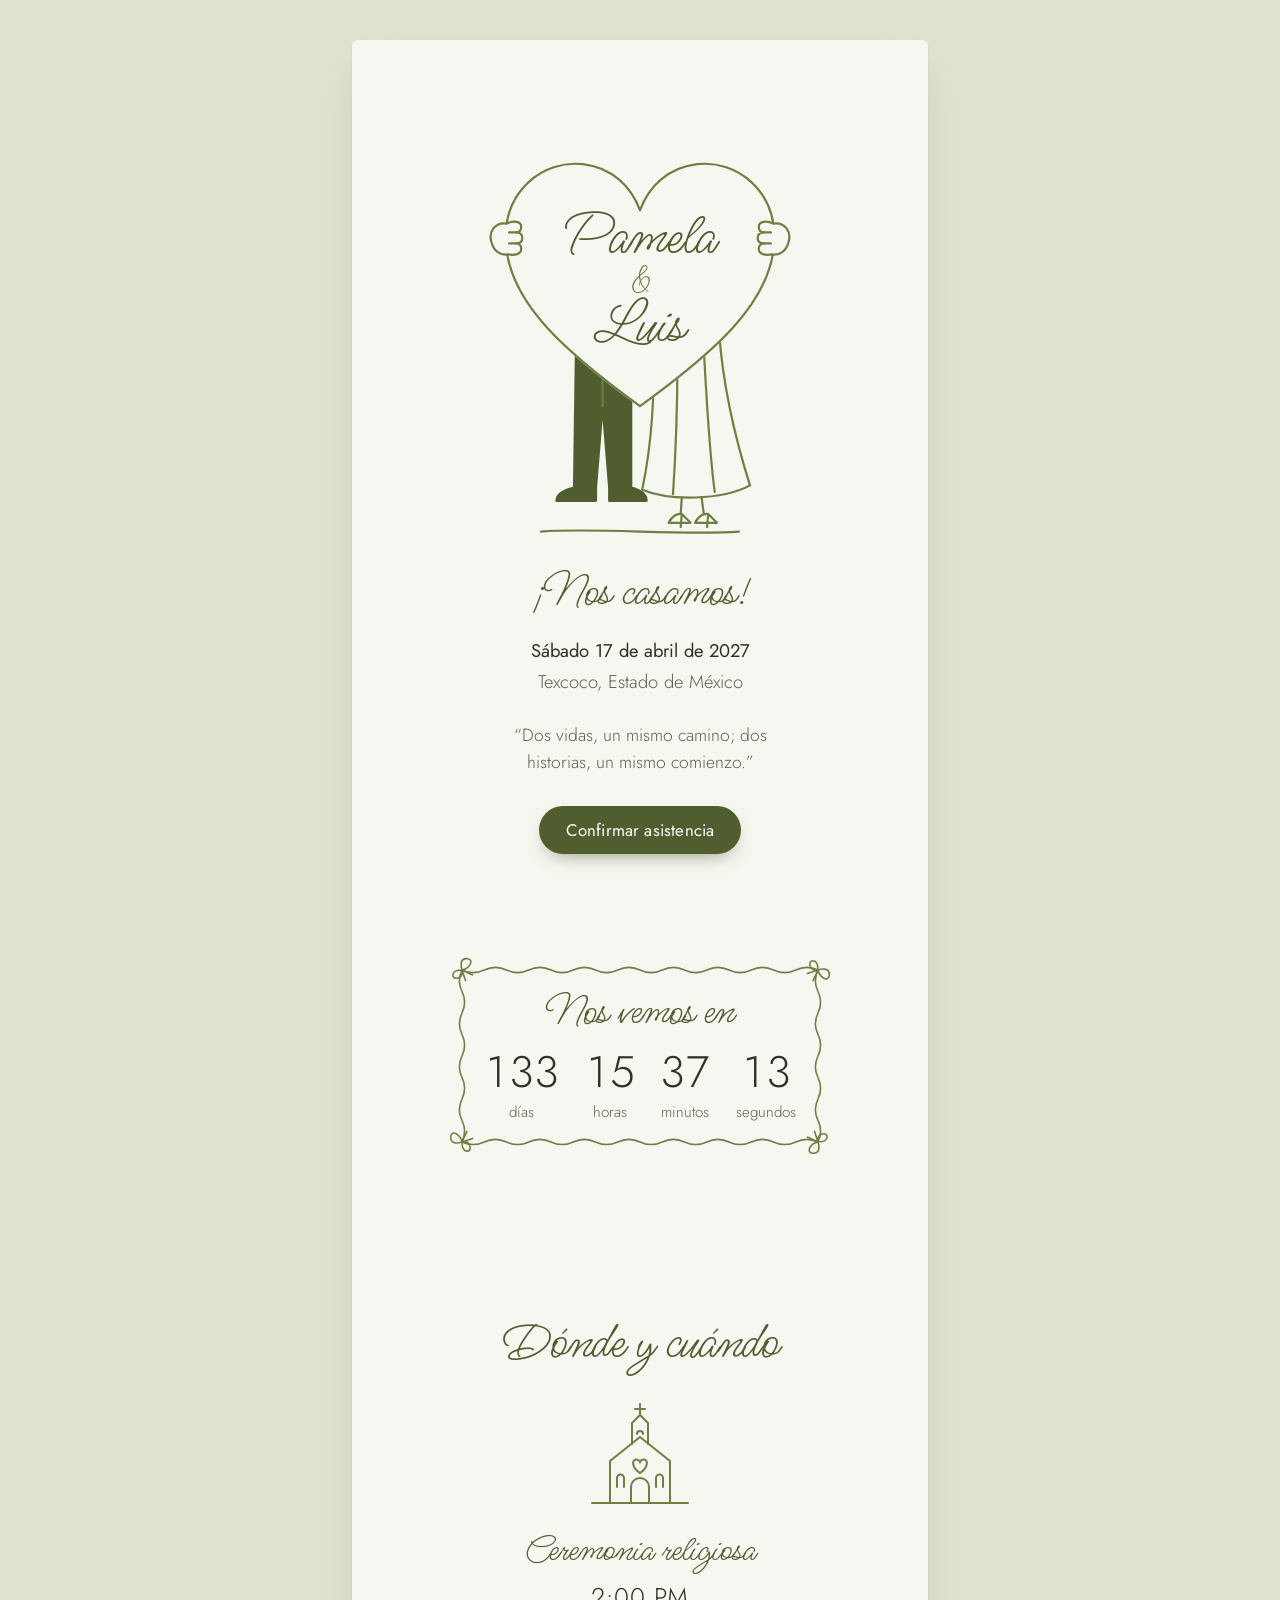
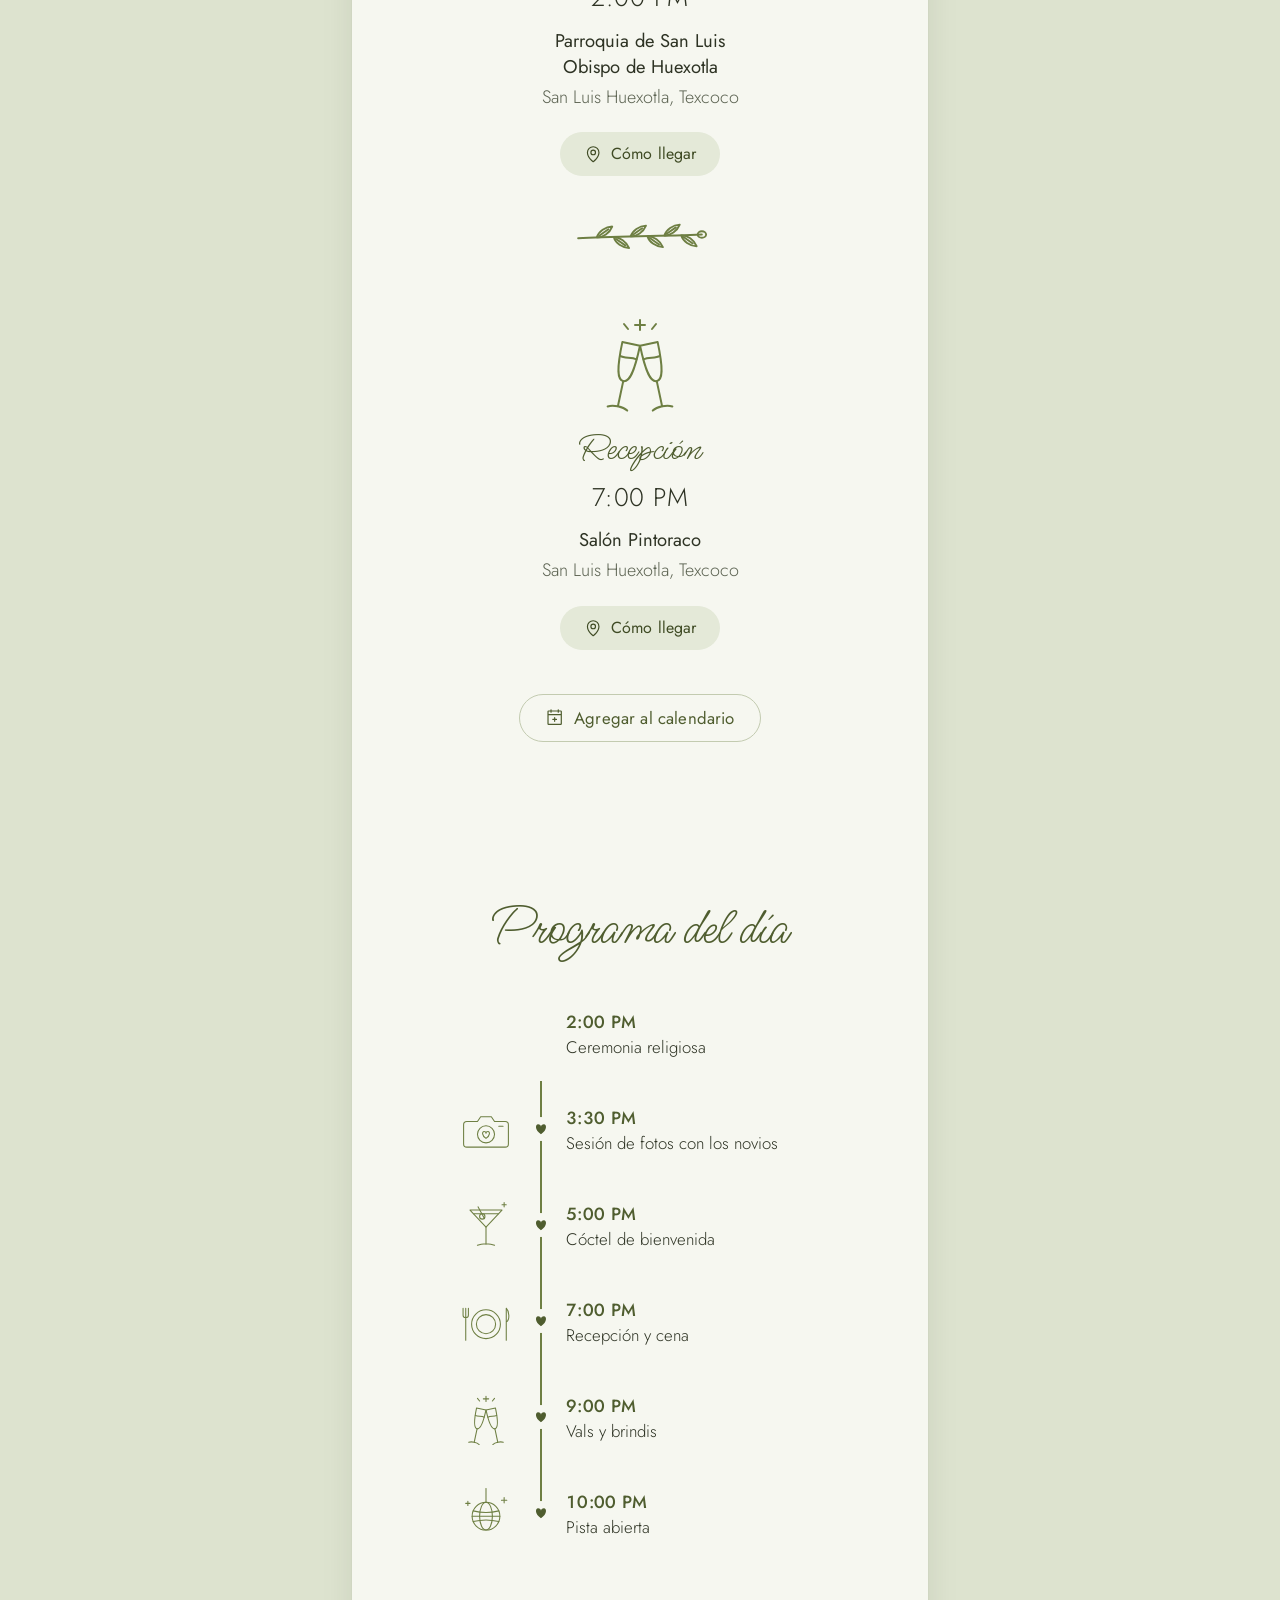
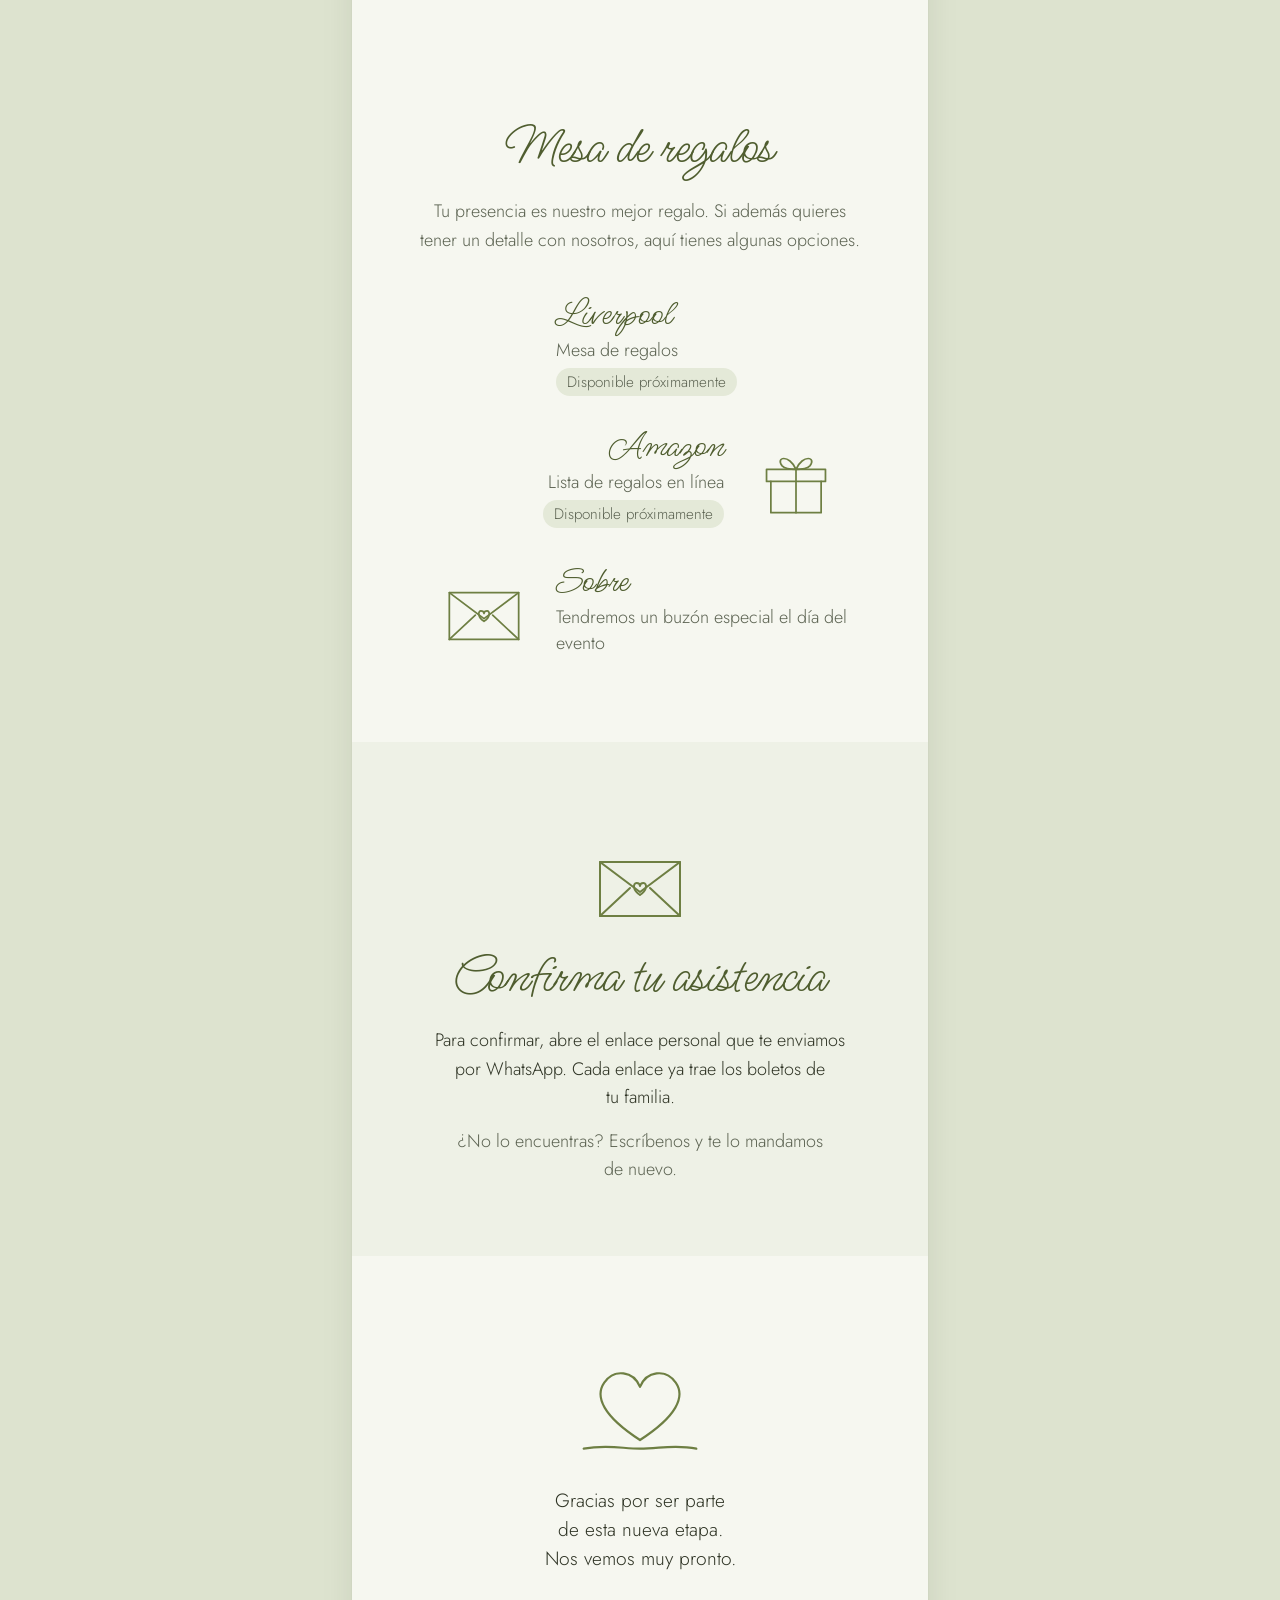
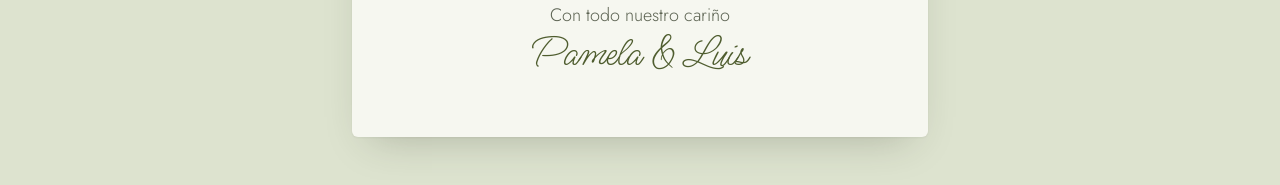
<file: index.html>
<!doctype html>
<html lang="es-MX">
<head>
  <meta charset="utf-8">
  <meta name="viewport" content="width=device-width, initial-scale=1, viewport-fit=cover">
  <title>Pamela &amp; Luis | 17 de abril de 2027</title>
  <meta name="description" content="Invitación a la boda de Pamela y Luis, sábado 17 de abril de 2027 en Texcoco, Estado de México. Confirma tu asistencia aquí.">
  <meta name="theme-color" content="#F6F7F0">
  <meta name="color-scheme" content="light">

  <!-- Vista previa al compartir por WhatsApp. Después de publicar, cambia
       la URL de og:image por la dirección completa de tu sitio. -->
  <meta property="og:type" content="website">
  <meta property="og:title" content="Pamela &amp; Luis">
  <meta property="og:description" content="Sábado 17 de abril de 2027, Texcoco. Abre tu invitación y confirma tu asistencia.">
  <meta property="og:image" content="assets/og-image.png">
  <meta property="og:image:width" content="1200">
  <meta property="og:image:height" content="630">
  <meta name="twitter:card" content="summary_large_image">

  <link rel="icon" href="assets/favicon.svg" type="image/svg+xml">
  <link rel="preload" href="assets/fonts/ms-madi-latin-400-normal.woff2" as="font" type="font/woff2" crossorigin>
  <link rel="preload" href="assets/fonts/jost-latin-300-normal.woff2" as="font" type="font/woff2" crossorigin>
  <script>document.documentElement.classList.add('js')</script>
  <link rel="stylesheet" href="css/base.css">
  <link rel="stylesheet" href="css/styles.css">
</head>
<body>
  <a class="skip-link" href="#confirmar">Ir a confirmar asistencia</a>

  <div class="tarjeta">
    <header class="hero" id="inicio">
      <p class="hero__to" id="destinatario" hidden>
        <span>Con cariño para</span>
        <strong id="destinatario-nombre"></strong>
      </p>

      <div class="hero__crest">
        <div class="hero__couple" id="novios"></div>
        <h1 class="names">
          <span class="names__line" data-bind="novia">Pamela</span>
          <span class="names__amp" aria-label="y">&amp;</span>
          <span class="names__line" data-bind="novio">Luis</span>
        </h1>
      </div>

      <p class="hero__headline">¡Nos casamos!</p>

      <p class="hero__when">
        <time data-bind="fechaTexto" datetime="2027-04-17T14:00-06:00">Sábado 17 de abril de 2027</time>
        <span data-bind="ciudad">Texcoco, Estado de México</span>
      </p>

      <p class="hero__quote" data-bind="frases.apertura">Dos vidas, un mismo camino; dos historias, un mismo comienzo.</p>

      <a class="btn btn--primary hero__cta" href="#confirmar">Confirmar asistencia</a>
    </header>

    <main>
      <section class="countdown" aria-labelledby="t-faltan" data-reveal>
        <div class="countdown__frame">
          <div class="countdown__border" id="marco"></div>
          <h2 id="t-faltan" class="script-title">Nos vemos en</h2>
          <div class="countdown__grid" id="cuenta" role="timer" aria-live="off">
            <div class="countdown__unit"><span class="countdown__num" data-u="d">000</span><span class="countdown__label">días</span></div>
            <div class="countdown__unit"><span class="countdown__num" data-u="h">00</span><span class="countdown__label">horas</span></div>
            <div class="countdown__unit"><span class="countdown__num" data-u="m">00</span><span class="countdown__label">minutos</span></div>
            <div class="countdown__unit"><span class="countdown__num" data-u="s">00</span><span class="countdown__label">segundos</span></div>
          </div>
          <p class="countdown__done" id="cuenta-fin" hidden></p>
        </div>
      </section>

      <section class="events" id="lugar" aria-labelledby="t-lugar">
        <h2 id="t-lugar" class="script-title">Dónde y cuándo</h2>
        <article class="event" id="ev-ceremonia"></article>
        <div class="sprig" id="ramita-eventos" aria-hidden="true"></div>
        <article class="event" id="ev-recepcion"></article>
        <button class="btn btn--ghost events__cal" type="button" id="btn-calendario"></button>
      </section>

      <section class="day" id="itinerario" aria-labelledby="t-dia">
        <h2 id="t-dia" class="script-title">Programa del día</h2>
        <ol class="timeline" id="lista-itinerario"></ol>
      </section>

      <section class="gifts" id="regalos" aria-labelledby="t-regalos">
        <h2 id="t-regalos" class="script-title">Mesa de regalos</h2>
        <p class="gifts__intro">Tu presencia es nuestro mejor regalo. Si además quieres tener un detalle con nosotros, aquí tienes algunas opciones.</p>
        <ul class="gifts__list" id="lista-regalos"></ul>
      </section>

      <section class="rsvp" id="confirmar" aria-labelledby="t-confirmar" tabindex="-1">
        <div class="rsvp__art" id="arte-sobre" aria-hidden="true"></div>
        <h2 id="t-confirmar" class="script-title">Confirma tu asistencia</h2>
        <div id="rsvp" aria-live="polite"></div>
      </section>
    </main>

    <footer class="closing">
      <div class="closing__art" id="arte-cierre" aria-hidden="true"></div>
      <p class="closing__quote" data-bind="frases.cierre">Gracias por ser parte de esta nueva etapa. Nos vemos muy pronto.</p>
      <p class="closing__sign">
        <span data-bind="frases.firma">Con todo nuestro cariño</span>
        <span class="closing__names"><span data-bind="novia">Pamela</span> &amp; <span data-bind="novio">Luis</span></span>
      </p>
    </footer>
  </div>

  <noscript>
    <p class="noscript">Para ver tu invitación completa y confirmar tu asistencia, activa JavaScript en tu navegador.</p>
  </noscript>

  <script type="module" src="js/app.js"></script>
</body>
</html>
</file>
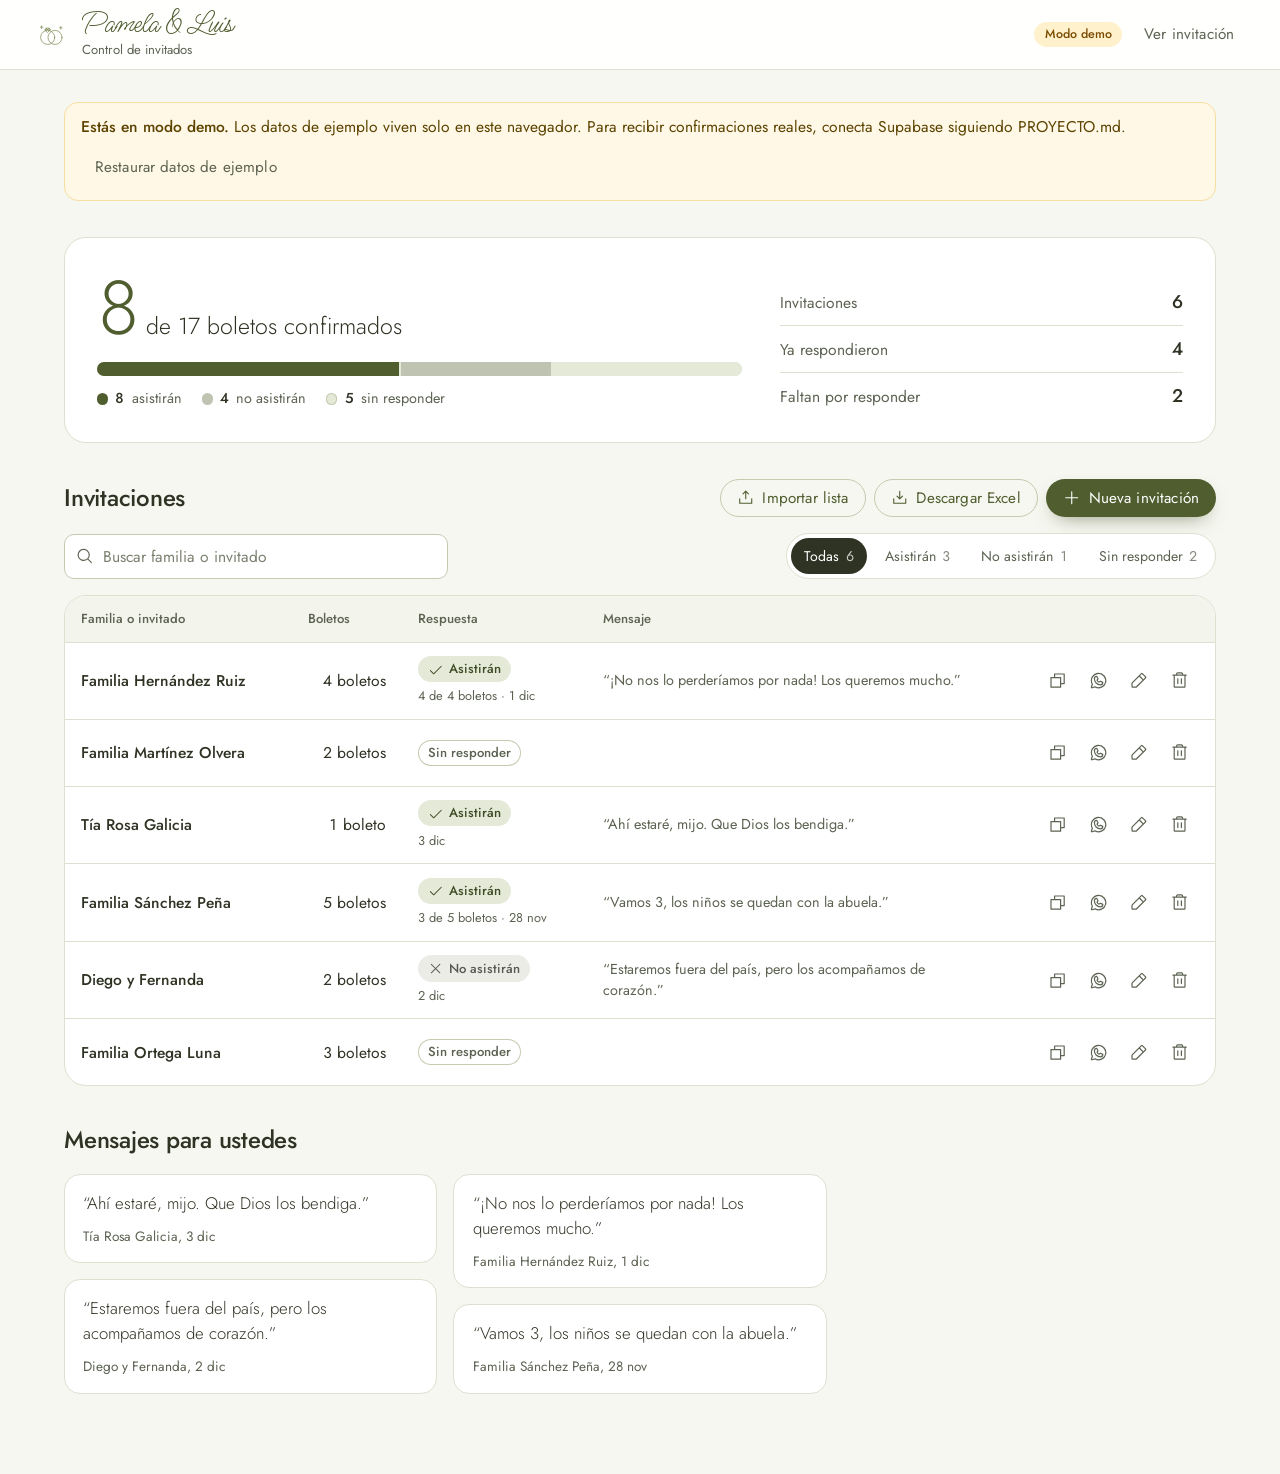
<file: admin.html>
<!doctype html>
<html lang="es-MX">
<head>
  <meta charset="utf-8">
  <meta name="viewport" content="width=device-width, initial-scale=1, viewport-fit=cover">
  <title>Control de invitados | Pamela &amp; Luis</title>
  <meta name="robots" content="noindex, nofollow">
  <meta name="theme-color" content="#FFFFFF">
  <meta name="color-scheme" content="light">
  <link rel="icon" href="assets/favicon.svg" type="image/svg+xml">
  <link rel="stylesheet" href="css/base.css">
  <link rel="stylesheet" href="css/admin.css">
</head>
<body class="admin">
  <header class="topbar">
    <div class="topbar__brand">
      <span class="topbar__mark" id="marca" aria-hidden="true"></span>
      <div>
        <p class="topbar__names">Pamela &amp; Luis</p>
        <p class="topbar__sub">Control de invitados</p>
      </div>
    </div>
    <div class="topbar__right">
      <span class="demo-badge" id="demo-badge" hidden>Modo demo</span>
      <a class="btn btn--quiet" href="./" target="_blank" rel="noopener">Ver invitación</a>
      <button class="btn btn--quiet" type="button" id="btn-salir" hidden></button>
    </div>
  </header>

  <!-- Inicio de sesión -->
  <main class="login" id="vista-login" hidden>
    <form class="login__card" id="form-login" novalidate>
      <h1>Entrar al panel</h1>
      <p class="muted">Usa el correo y la contraseña que registraste en Supabase.</p>
      <label class="fld"><span>Correo</span><input type="email" name="email" autocomplete="username" required></label>
      <label class="fld"><span>Contraseña</span><input type="password" name="password" autocomplete="current-password" required></label>
      <button class="btn btn--primary" type="submit">Entrar</button>
      <p class="form-error" id="login-error" role="alert"></p>
    </form>
  </main>

  <!-- Panel -->
  <main class="panel" id="vista-panel" hidden>
    <div class="demo-note" id="demo-note" hidden>
      <p><strong>Estás en modo demo.</strong> Los datos de ejemplo viven solo en este navegador. Para recibir confirmaciones reales, conecta Supabase siguiendo PROYECTO.md.</p>
      <button class="btn btn--quiet" type="button" id="btn-reset-demo">Restaurar datos de ejemplo</button>
    </div>

    <section class="summary" aria-labelledby="t-resumen">
      <h1 id="t-resumen" class="visually-hidden">Resumen</h1>
      <div class="summary__main">
        <p class="summary__big"><span id="s-confirmados">0</span> <span class="summary__of">de <span id="s-boletos">0</span> boletos confirmados</span></p>
        <div class="meter" id="meter" role="img" aria-label="">
          <span class="meter__seg meter__seg--si" id="m-si"></span>
          <span class="meter__seg meter__seg--no" id="m-no"></span>
          <span class="meter__seg meter__seg--pend" id="m-pend"></span>
        </div>
        <ul class="legend">
          <li><i class="dot dot--si"></i><span id="l-si">0</span> asistirán</li>
          <li><i class="dot dot--no"></i><span id="l-no">0</span> no asistirán</li>
          <li><i class="dot dot--pend"></i><span id="l-pend">0</span> sin responder</li>
        </ul>
      </div>
      <dl class="summary__facts">
        <div><dt>Invitaciones</dt><dd id="s-inv">0</dd></div>
        <div><dt>Ya respondieron</dt><dd id="s-resp">0</dd></div>
        <div><dt>Faltan por responder</dt><dd id="s-faltan">0</dd></div>
      </dl>
    </section>

    <section class="list" aria-labelledby="t-lista">
      <div class="list__head">
        <h2 id="t-lista">Invitaciones</h2>
        <div class="list__actions">
          <button class="btn btn--ghost btn--sm" type="button" id="btn-importar"></button>
          <button class="btn btn--ghost btn--sm" type="button" id="btn-excel"></button>
          <button class="btn btn--primary btn--sm" type="button" id="btn-nueva"></button>
        </div>
      </div>

      <div class="toolbar">
        <label class="search">
          <span class="visually-hidden">Buscar por nombre</span>
          <span id="ico-buscar" aria-hidden="true"></span>
          <input type="search" id="buscar" placeholder="Buscar familia o invitado" autocomplete="off">
        </label>
        <div class="segmented" role="radiogroup" aria-label="Filtrar por estado" id="filtros">
          <button type="button" role="radio" aria-checked="true" data-f="todas">Todas <span data-c="todas"></span></button>
          <button type="button" role="radio" aria-checked="false" data-f="asiste">Asistirán <span data-c="asiste"></span></button>
          <button type="button" role="radio" aria-checked="false" data-f="no_asiste">No asistirán <span data-c="no_asiste"></span></button>
          <button type="button" role="radio" aria-checked="false" data-f="pendiente">Sin responder <span data-c="pendiente"></span></button>
        </div>
      </div>

      <div class="table-wrap">
        <table class="table" id="tabla">
          <thead>
            <tr>
              <th scope="col">Familia o invitado</th>
              <th scope="col" class="num">Boletos</th>
              <th scope="col">Respuesta</th>
              <th scope="col">Mensaje</th>
              <th scope="col"><span class="visually-hidden">Acciones</span></th>
            </tr>
          </thead>
          <tbody id="filas"></tbody>
        </table>
        <div class="empty" id="vacio" hidden></div>
      </div>
    </section>

    <section class="messages" aria-labelledby="t-mensajes">
      <h2 id="t-mensajes">Mensajes para ustedes</h2>
      <div id="mensajes" class="messages__grid"></div>
    </section>
  </main>

  <!-- Diálogo: crear / editar invitación -->
  <dialog class="dlg" id="dlg-inv" aria-labelledby="dlg-inv-t">
    <form method="dialog" id="form-inv" novalidate>
      <h2 id="dlg-inv-t">Nueva invitación</h2>
      <label class="fld">
        <span>Nombre de la familia o invitado</span>
        <input name="nombre" required maxlength="120" placeholder="Ej. Familia Hernández Ruiz" autocomplete="off">
        <small class="fld__err" data-err="nombre"></small>
      </label>
      <div class="fld-row">
        <label class="fld">
          <span>Boletos</span>
          <input name="boletos" type="number" inputmode="numeric" min="1" max="30" value="2" required>
          <small class="fld__err" data-err="boletos"></small>
        </label>
        <label class="fld">
          <span>WhatsApp <em>(opcional)</em></span>
          <input name="telefono" type="tel" inputmode="tel" placeholder="10 dígitos" autocomplete="off">
        </label>
      </div>
      <fieldset class="fld-group" id="grupo-respuesta" hidden>
        <legend>Respuesta</legend>
        <p class="muted small">Úsalo si alguien te confirma por teléfono o en persona.</p>
        <div class="fld-row">
          <label class="fld">
            <span>Estado</span>
            <select name="estado">
              <option value="pendiente">Sin responder</option>
              <option value="asiste">Asistirán</option>
              <option value="no_asiste">No asistirán</option>
            </select>
          </label>
          <label class="fld" id="fld-confirmados">
            <span>Boletos confirmados</span>
            <input name="boletos_confirmados" type="number" inputmode="numeric" min="1" max="30">
          </label>
        </div>
      </fieldset>
      <label class="fld">
        <span>Notas internas <em>(solo ustedes las ven)</em></span>
        <textarea name="notas" rows="2" maxlength="500" placeholder="Ej. mesa 4, amigos de la universidad"></textarea>
      </label>
      <p class="form-error" id="inv-error" role="alert"></p>
      <div class="dlg__actions">
        <button class="btn btn--quiet" type="button" data-close>Cancelar</button>
        <button class="btn btn--primary" type="submit" id="inv-guardar">Crear invitación</button>
      </div>
    </form>
  </dialog>

  <!-- Diálogo: eliminar -->
  <dialog class="dlg dlg--sm" id="dlg-del" aria-labelledby="dlg-del-t">
    <form method="dialog">
      <h2 id="dlg-del-t">¿Eliminar invitación?</h2>
      <p id="del-texto"></p>
      <div class="dlg__actions">
        <button class="btn btn--quiet" type="button" data-close>Cancelar</button>
        <button class="btn btn--danger" type="button" id="del-ok">Eliminar</button>
      </div>
    </form>
  </dialog>

  <!-- Diálogo: importar -->
  <dialog class="dlg" id="dlg-imp" aria-labelledby="dlg-imp-t">
    <form method="dialog" id="form-imp">
      <h2 id="dlg-imp-t">Importar lista de invitados</h2>
      <p>Sube un archivo de Excel (.xlsx) o CSV con estas columnas en la primera fila:</p>
      <p class="code-cols"><code>nombre</code> <code>boletos</code> <code>telefono</code></p>
      <p class="muted small">El teléfono es opcional. Cada fila crea una invitación con su propio enlace. <button class="linklike" type="button" id="btn-plantilla">Descargar plantilla</button></p>
      <label class="dropzone">
        <input type="file" id="archivo" accept=".xlsx,.xls,.csv">
        <span id="dz-texto">Elegir archivo</span>
      </label>
      <div id="imp-preview" class="imp-preview" hidden></div>
      <p class="form-error" id="imp-error" role="alert"></p>
      <div class="dlg__actions">
        <button class="btn btn--quiet" type="button" data-close>Cancelar</button>
        <button class="btn btn--primary" type="button" id="imp-ok" disabled>Importar</button>
      </div>
    </form>
  </dialog>

  <div class="toasts" id="toasts" aria-live="polite"></div>

  <script type="module" src="js/admin.js"></script>
</body>
</html>
</file>
<file: css/base.css>
/* =====================================================================
   Base compartida: tipografías, paleta verde, botones y superficies
   ===================================================================== */

@font-face { font-family: 'Ms Madi'; font-style: normal; font-weight: 400; font-display: swap; src: url('../assets/fonts/ms-madi-latin-400-normal.woff2') format('woff2'); }
@font-face { font-family: 'Jost'; font-style: normal; font-weight: 300; font-display: swap; src: url('../assets/fonts/jost-latin-300-normal.woff2') format('woff2'); }
@font-face { font-family: 'Jost'; font-style: normal; font-weight: 400; font-display: swap; src: url('../assets/fonts/jost-latin-400-normal.woff2') format('woff2'); }
@font-face { font-family: 'Jost'; font-style: normal; font-weight: 500; font-display: swap; src: url('../assets/fonts/jost-latin-500-normal.woff2') format('woff2'); }

:root {
  /* Paleta verde */
  --papel: #F6F7F0;          /* fondo de la invitación */
  --tinta: #2E3324;          /* texto principal (12:1) */
  --tinta-suave: #5C6352;    /* texto secundario (5.8:1) */
  --acento: #4F5D2F;         /* olivo: títulos, botones, enlaces (6.6:1) */
  --acento-hondo: #3F4B24;   /* olivo oscuro: hover */
  --trazo: #6E7F43;          /* musgo: ilustraciones de línea (4:1) */
  --salvia: #A7B48A;         /* detalles suaves, corazones */
  --salvia-clara: #E4E9D8;   /* paneles y botones suaves */
  --niebla: #EEF1E6;         /* fondo muy tenue */
  --mesa: #DDE3CF;           /* fondo detrás de la tarjeta en pantallas anchas */
  --linea: #DCE1D0;
  --linea-fuerte: #C3CBB0;
  --blanco: #FFFFFF;
  --error: #A3261C;

  /* Tipografía */
  --f-script: 'Ms Madi', 'Segoe Script', cursive;
  --f-texto: 'Jost', ui-sans-serif, system-ui, -apple-system, 'Segoe UI', sans-serif;
  --f-datos: var(--f-texto);
  --f-display: var(--f-texto);

  /* Forma: botones en píldora, campos 12px, paneles 22px */
  --r-pill: 999px;
  --r-campo: 12px;
  --r-panel: 22px;

  /* Movimiento */
  --ease-out: cubic-bezier(0.23, 1, 0.32, 1);
  --ease-in-out: cubic-bezier(0.65, 0, 0.35, 1);

  --sombra: 0 1px 2px rgba(46, 51, 36, 0.05), 0 18px 40px -18px rgba(46, 51, 36, 0.28);

  color-scheme: light;
}

*, *::before, *::after { box-sizing: border-box; }
[hidden] { display: none !important; }

html {
  -webkit-text-size-adjust: 100%;
  text-size-adjust: 100%;
  scroll-behavior: smooth;
  scrollbar-color: var(--salvia) var(--papel);
}
@media (prefers-reduced-motion: reduce) { html { scroll-behavior: auto; } }

body {
  margin: 0;
  background: var(--papel);
  color: var(--tinta);
  font-family: var(--f-texto);
  font-weight: 300;
  font-size: 1.125rem;
  line-height: 1.6;
  -webkit-font-smoothing: antialiased;
  caret-color: var(--acento);
}
strong, b { font-weight: 500; }

::selection { background: var(--salvia-clara); color: var(--tinta); }

img, svg { display: block; max-width: 100%; }

a { color: var(--acento); text-decoration-thickness: 1px; text-underline-offset: 0.25em; }
a:hover { color: var(--acento-hondo); }

:focus-visible {
  outline: 2px solid var(--acento);
  outline-offset: 3px;
  border-radius: 6px;
}

.icon { width: 1.15em; height: 1.15em; flex: none; }

.skip-link {
  position: absolute; left: 1rem; top: -4rem; z-index: 50;
  background: var(--tinta); color: #fff; padding: .6rem 1rem; border-radius: var(--r-pill);
  font-size: .95rem; text-decoration: none;
  transition: top 160ms var(--ease-out);
}
.skip-link:focus { top: 1rem; color: #fff; }

/* ---------- Botones ---------- */
.btn {
  display: inline-flex; align-items: center; justify-content: center; gap: .55em;
  min-height: 3rem; padding: .7rem 1.6rem;
  border: 1px solid transparent; border-radius: var(--r-pill);
  font-family: var(--f-texto); font-size: 1.05rem; font-weight: 400; line-height: 1.1; letter-spacing: .01em;
  text-decoration: none; white-space: nowrap; cursor: pointer;
  transition: transform 160ms var(--ease-out), background-color 200ms ease, border-color 200ms ease, color 200ms ease, box-shadow 200ms ease;
  -webkit-tap-highlight-color: transparent;
}
.btn:active:not(:disabled) { transform: scale(0.97); }
.btn:disabled { cursor: not-allowed; opacity: .55; }

.btn--primary { background: var(--acento); color: #fff; box-shadow: 0 8px 20px -10px rgba(63, 75, 36, .7); }
.btn--primary:hover:not(:disabled) { background: var(--acento-hondo); color: #fff; }

.btn--soft { background: var(--salvia-clara); color: var(--acento-hondo); }
.btn--soft:hover:not(:disabled) { background: #D5DDC4; color: var(--acento-hondo); }

.btn--ghost { background: transparent; color: var(--acento); border-color: var(--linea-fuerte); }
.btn--ghost:hover:not(:disabled) { border-color: var(--acento); color: var(--acento-hondo); background: var(--niebla); }

.btn--quiet { background: transparent; color: var(--tinta-suave); padding-inline: .9rem; min-height: 2.6rem; }
.btn--quiet:hover:not(:disabled) { color: var(--acento); background: var(--niebla); }

.btn .spinner {
  width: 1em; height: 1em; border-radius: 50%;
  border: 2px solid currentColor; border-right-color: transparent;
  animation: girar 600ms linear infinite;
}
@keyframes girar { to { transform: rotate(360deg); } }

.visually-hidden {
  position: absolute !important; width: 1px; height: 1px; padding: 0; margin: -1px;
  overflow: hidden; clip: rect(0 0 0 0); white-space: nowrap; border: 0;
}

/* ---------- Avisos (toast) ---------- */
.toasts {
  position: fixed; z-index: 60; left: 50%; bottom: max(1rem, env(safe-area-inset-bottom));
  transform: translateX(-50%);
  display: grid; gap: .5rem; width: min(92vw, 26rem); pointer-events: none;
}
.toast {
  pointer-events: auto;
  background: var(--tinta); color: #fff; border-radius: 14px;
  padding: .8rem 1.1rem; font-size: .95rem; font-weight: 400; line-height: 1.4;
  box-shadow: 0 10px 30px -10px rgba(46, 51, 36, .5);
  display: flex; gap: .6rem; align-items: center;
  transition: opacity 260ms ease, transform 260ms var(--ease-out);
}
@starting-style { .toast { opacity: 0; transform: translateY(12px); } }
.toast.is-leaving { opacity: 0; transform: translateY(8px); transition-duration: 180ms; }
.toast .icon { color: var(--salvia); }
</file>
<file: css/styles.css>
/* =====================================================================
   Invitación: Pamela & Luis (verde, minimalista, ilustraciones de línea)
   ===================================================================== */

/* La invitación es una tira de papel: a lo ancho de la pantalla en el
   celular, y como tarjeta sobre la mesa en pantallas grandes. */
.tarjeta {
  max-width: 36rem;
  margin: 0 auto;
  background: var(--papel);
  overflow: hidden;
}
@media (min-width: 760px) {
  body { background: var(--mesa); }
  .tarjeta {
    margin: 2.5rem auto 3rem;
    border-radius: 6px;
    box-shadow: var(--sombra);
  }
}

main { display: block; }

.art { color: var(--trazo); width: 100%; height: auto; }

.script-title {
  font-family: var(--f-script);
  font-weight: 400;
  font-size: clamp(2.6rem, 2.1rem + 2.4vw, 3.3rem);
  line-height: 1.05;
  color: var(--acento);
  text-align: center;
  margin: 0 0 1.75rem;
  text-wrap: balance;
}

section { padding: clamp(3.5rem, 2.75rem + 3vw, 5rem) 1.5rem; text-align: center; }

/* ---------- Encabezado ---------- */
.hero {
  min-height: 100svh;
  display: flex; flex-direction: column; align-items: center; justify-content: center;
  gap: 1.1rem;
  padding: 3rem 1.5rem 3.5rem;
  text-align: center;
}
@media (min-width: 760px) { .hero { min-height: min(100svh, 940px); } }

.hero__to { margin: 0; display: grid; gap: .1rem; color: var(--tinta-suave); font-size: 1.05rem; }
.hero__to strong { color: var(--tinta); font-weight: 400; font-size: 1.25rem; line-height: 1.3; text-wrap: balance; }

.hero__crest {
  position: relative;
  width: min(84vw, 330px);
  aspect-ratio: 300 / 390;
}
.hero__couple { position: absolute; inset: 0; }
.hero__couple .art { width: 100%; height: 100%; }
.art--novios .relleno { fill: var(--acento); stroke: var(--acento); fill-opacity: 1; }
.art--novios .mano { fill: var(--papel); }
@media (prefers-reduced-motion: no-preference) {
  .js .art--novios .relleno { fill-opacity: 0; transition: fill-opacity 600ms ease; }
  .js .art--novios.is-drawn .relleno { fill-opacity: 1; }
}

/* Los nombres van dentro del corazón (su centro óptico está al 39% de alto) */
.names {
  position: absolute;
  left: 50%; top: 39%;
  transform: translate(-50%, -50%);
  width: 70%;
  margin: 0;
  display: grid; justify-items: center;
  font-family: var(--f-script); font-weight: 400;
  color: var(--acento);
  line-height: .95;
}
.names__line { font-size: min(13.5vw, 3.6rem); padding: 0 .15em .08em; white-space: nowrap; }
.names__amp { font-size: min(8vw, 2.1rem); color: var(--trazo); margin: -.1em 0 0; }

.hero__headline {
  margin: .25rem 0 0;
  font-family: var(--f-script);
  font-size: clamp(2.3rem, 2rem + 1.5vw, 2.8rem);
  line-height: 1.1;
  color: var(--acento);
}

.hero__when { margin: 0; display: grid; gap: .1rem; font-size: 1.15rem; }
.hero__when time { font-weight: 400; }
.hero__when span { color: var(--tinta-suave); }

.hero__quote {
  margin: .5rem 0 .75rem;
  max-width: 26ch;
  color: var(--tinta-suave);
  font-size: 1.1rem;
  line-height: 1.55;
  text-wrap: balance;
}
.hero__quote::before { content: '\201C'; }
.hero__quote::after { content: '\201D'; }

/* Secuencia de entrada del encabezado: la corona se dibuja, los nombres
   se "escriben" de izquierda a derecha y el resto aparece al final. */
@media (prefers-reduced-motion: no-preference) {
  .js .names__line, .js .names__amp {
    clip-path: inset(-10% 100% -20% 0);
    animation: escribir 1100ms cubic-bezier(0.65, 0, 0.35, 1) forwards;
  }
  .js .names__line:nth-child(1) { animation-delay: 1100ms; }
  .js .names__amp { animation-delay: 1900ms; animation-duration: 500ms; }
  .js .names__line:nth-child(3) { animation-delay: 2200ms; animation-duration: 800ms; }

  .js .hero__to, .js .hero__headline, .js .hero__when, .js .hero__quote, .js .hero__cta {
    opacity: 0;
    animation: aparecer 700ms var(--ease-out) forwards;
  }
  .js .hero__to { animation-delay: 200ms; }
  .js .hero__headline { animation-delay: 2700ms; }
  .js .hero__when { animation-delay: 2850ms; }
  .js .hero__quote { animation-delay: 2970ms; }
  .js .hero__cta { animation-delay: 3090ms; }
}
@keyframes escribir { to { clip-path: inset(-10% -5% -20% 0); } }
@keyframes aparecer { from { opacity: 0; transform: translateY(6px); } to { opacity: 1; transform: none; } }

/* ---------- Cuenta regresiva ---------- */
.countdown { padding-top: 1rem; }
.countdown__frame {
  position: relative;
  max-width: 24rem; margin: 0 auto;
  padding: 2.25rem 1.25rem 2rem;
}
.countdown__border { position: absolute; inset: 0; pointer-events: none; }
.countdown__border .art { width: 100%; height: 100%; }
.countdown .script-title { font-size: clamp(2.2rem, 2rem + 1vw, 2.6rem); margin-bottom: .9rem; }
.countdown__grid { display: flex; justify-content: center; gap: clamp(.9rem, .5rem + 2vw, 1.6rem); }
.countdown__unit { display: grid; justify-items: center; min-width: 3ch; }
.countdown__num {
  font-weight: 300;
  font-size: clamp(2.2rem, 1.8rem + 2vw, 2.75rem);
  line-height: 1;
  font-variant-numeric: tabular-nums;
  color: var(--tinta);
}
.countdown__label { margin-top: .35rem; color: var(--tinta-suave); font-size: .95rem; }
.countdown__done { font-family: var(--f-script); font-size: 2.6rem; color: var(--acento); margin: 0; line-height: 1.1; }

/* ---------- Dónde y cuándo ---------- */
.event { display: grid; justify-items: center; gap: .2rem; }
.event__art { width: 120px; margin-bottom: .5rem; }
.event h3 { margin: 0; font-family: var(--f-script); font-weight: 400; font-size: 2.3rem; line-height: 1.1; color: var(--acento); }
.event__time { margin: .25rem 0 .35rem; font-size: 1.6rem; font-weight: 300; letter-spacing: .02em; }
.event__place { margin: 0; font-size: 1.15rem; font-weight: 400; max-width: 22ch; line-height: 1.4; text-wrap: balance; }
.event__zone { margin: 0 0 1.1rem; color: var(--tinta-suave); }
.event .btn { min-height: 2.75rem; padding: .5rem 1.4rem; font-size: 1rem; }

.sprig { width: 150px; margin: 2.25rem auto; }
.events__cal { margin-top: 2.75rem; }

/* ---------- Programa del día ---------- */
.timeline {
  list-style: none; margin: 0 auto; padding: 0;
  max-width: 24rem;
  text-align: left;
}
.timeline li {
  display: grid;
  grid-template-columns: 76px 34px 1fr;
  align-items: center;
  min-height: 96px;
  position: relative;
}
.timeline li::before {
  content: '';
  position: absolute; left: calc(76px + 17px - .75px); top: 0; bottom: 0;
  width: 1.5px; background: var(--trazo);
  transform-origin: top; transform: scaleY(1);
}
.timeline li:first-child::before { top: 50%; }
.timeline li:last-child::before { bottom: 50%; }
.timeline__art { width: 64px; justify-self: center; }
.timeline__heart {
  position: relative; z-index: 1;
  width: 14px; height: 14px; justify-self: center;
  color: var(--acento);
  background: var(--papel);
  box-shadow: 0 0 0 5px var(--papel);
  border-radius: 50%;
}
.timeline__text { padding-left: .5rem; }
.timeline__time { display: block; font-weight: 500; color: var(--acento); font-size: 1.1rem; letter-spacing: .02em; font-variant-numeric: tabular-nums; }
.timeline__what { display: block; font-size: 1.05rem; line-height: 1.35; }

@media (prefers-reduced-motion: no-preference) {
  .js .timeline li::before { transform: scaleY(0); transition: transform 700ms var(--ease-in-out); }
  .js .timeline li.is-in::before { transform: scaleY(1); }
  .js .timeline__heart { transform: scale(.4); opacity: 0; transition: transform 420ms cubic-bezier(.34, 1.56, .64, 1) 350ms, opacity 200ms ease 350ms; }
  .js .timeline li.is-in .timeline__heart { transform: scale(1); opacity: 1; }
}

/* ---------- Regalos ---------- */
.gifts__intro { max-width: 28rem; margin: -.5rem auto 2.5rem; color: var(--tinta-suave); text-wrap: pretty; }
.gifts__list { list-style: none; padding: 0; margin: 0 auto; max-width: 26rem; display: grid; gap: 1.75rem; }
.gift {
  display: grid; grid-template-columns: 104px 1fr; gap: 1.25rem; align-items: center; text-align: left;
}
.gift:nth-child(even) { grid-template-columns: 1fr 104px; text-align: right; }
.gift:nth-child(even) .gift__art { order: 2; }
.gift__art { width: 104px; }
.gift__name { margin: 0; font-family: var(--f-script); font-size: 2.3rem; line-height: 1; color: var(--acento); }
.gift__detail { margin: .2rem 0 0; color: var(--tinta-suave); line-height: 1.45; }
.gift__link { display: inline-block; margin-top: .4rem; font-weight: 400; }
.gift__pending { display: inline-block; margin-top: .35rem; font-size: .95rem; color: var(--tinta-suave); background: var(--salvia-clara); border-radius: var(--r-pill); padding: .1rem .7rem; }

/* ---------- Confirmación ---------- */
.rsvp { background: var(--niebla); padding-bottom: clamp(3.5rem, 3rem + 3vw, 4.5rem); }
.rsvp:focus { outline: none; }
.rsvp__art { width: 120px; margin: 0 auto .5rem; }
.rsvp .script-title { margin-bottom: 1.25rem; }

.rsvp__lead { margin: 0 auto 2rem; max-width: 26rem; display: grid; justify-items: center; gap: .6rem; }
.rsvp__family { font-size: 1.35rem; font-weight: 400; line-height: 1.3; text-wrap: balance; }
.rsvp__tickets {
  display: inline-flex; align-items: center; gap: .5rem;
  padding: .45rem 1.1rem;
  background: var(--blanco); border-radius: var(--r-pill);
  font-size: 1.05rem;
}
.rsvp__tickets strong { color: var(--acento); }
.rsvp__tickets .icon { color: var(--trazo); }

.rsvp form { display: grid; gap: 1.9rem; max-width: 24rem; margin: 0 auto; text-align: left; }
.field { display: grid; gap: .55rem; border: 0; padding: 0; margin: 0; min-width: 0; }
.field > legend, .field > label { font-weight: 400; font-size: 1.1rem; padding: 0; margin-bottom: .4rem; }
.field > label { margin-bottom: 0; }
.field__help { font-size: .95rem; color: var(--tinta-suave); margin: 0; }
.field__opt { color: var(--tinta-suave); }

/* Opciones Sí / No con círculo */
.choice { display: grid; gap: .25rem; }
.choice input { position: absolute; opacity: 0; pointer-events: none; }
.choice label {
  display: flex; align-items: center; gap: .85rem;
  min-height: 3rem; padding: .35rem .25rem;
  cursor: pointer; font-size: 1.1rem; line-height: 1.3;
  border-radius: 10px;
}
.choice label::before {
  content: ''; flex: none;
  width: 1.5rem; height: 1.5rem; border-radius: 50%;
  border: 1.5px solid var(--trazo);
  background: var(--blanco) radial-gradient(circle, var(--acento) 0 45%, transparent 47%) center / 0 0 no-repeat;
  transition: background-size 220ms var(--ease-out), border-color 160ms ease;
}
.choice input:checked + label::before { background-size: 100% 100%; border-color: var(--acento); }
.choice label:active::before { transform: scale(.94); }
.choice input:focus-visible + label { outline: 2px solid var(--acento); outline-offset: 2px; }

.count { display: grid; justify-items: center; gap: .5rem; text-align: center; transition: opacity 240ms ease, transform 240ms var(--ease-out); }
@starting-style { .count { opacity: 0; transform: translateY(-6px); } }
.stepper { display: flex; align-items: center; gap: 1.1rem; }
.stepper button {
  width: 3.1rem; height: 3.1rem; border-radius: 50%;
  border: 1.5px solid var(--linea-fuerte); background: var(--blanco); color: var(--acento);
  display: grid; place-items: center; cursor: pointer;
  transition: transform 160ms var(--ease-out), border-color 180ms ease;
}
@media (hover: hover) and (pointer: fine) { .stepper button:hover:not(:disabled) { border-color: var(--acento); } }
.stepper button:active:not(:disabled) { transform: scale(0.94); }
.stepper button:disabled { color: var(--linea-fuerte); cursor: not-allowed; }
.stepper output { min-width: 2.5ch; text-align: center; font-weight: 300; font-size: 2.8rem; line-height: 1; font-variant-numeric: tabular-nums; }
.count__of { color: var(--tinta-suave); margin: 0; }

textarea {
  width: 100%; min-height: 6.5rem; resize: vertical;
  font: inherit; font-size: 1.05rem; color: var(--tinta);
  background: var(--blanco);
  border: 1.5px solid var(--linea); border-radius: var(--r-campo);
  padding: .8rem 1rem;
  transition: border-color 180ms ease, box-shadow 180ms ease;
}
textarea:hover { border-color: var(--linea-fuerte); }
textarea:focus { outline: none; border-color: var(--acento); box-shadow: 0 0 0 3px rgba(79, 93, 47, .14); }
textarea::placeholder { color: #7A806F; }
.field__counter { justify-self: end; font-size: .9rem; color: var(--tinta-suave); margin: 0; font-variant-numeric: tabular-nums; }

.rsvp .btn--primary { width: 100%; }
.form-error { margin: -.9rem 0 0; color: var(--error); text-align: center; font-size: 1rem; font-weight: 400; }
.form-error:empty { display: none; }

/* Estados */
.rsvp__state { display: grid; justify-items: center; gap: .9rem; }
.rsvp__state p { margin: 0; max-width: 26rem; text-wrap: pretty; }
.rsvp__state .big { font-family: var(--f-script); font-size: clamp(2.3rem, 2rem + 1.5vw, 2.8rem); line-height: 1.1; color: var(--acento); text-wrap: balance; }
.rsvp__state .big:focus { outline: none; }
.rsvp__state .quote { font-style: normal; color: var(--tinta-suave); }
.rsvp__state .actions { display: flex; flex-wrap: wrap; justify-content: center; gap: .5rem; margin-top: .5rem; }
.rsvp__state .seal { width: 84px; }

.skeleton { display: grid; gap: .9rem; justify-items: center; max-width: 24rem; margin: 0 auto; }
.skeleton span { display: block; height: 1.1rem; border-radius: 8px; background: linear-gradient(90deg, var(--salvia-clara), var(--blanco) 50%, var(--salvia-clara)); background-size: 200% 100%; animation: brillo 1.2s linear infinite; }
@keyframes brillo { to { background-position: -200% 0; } }
@media (prefers-reduced-motion: reduce) { .skeleton span { animation: none; } }

/* ---------- Cierre ---------- */
.closing { text-align: center; padding: clamp(3.5rem, 3rem + 3vw, 5rem) 1.5rem calc(3.5rem + env(safe-area-inset-bottom)); }
.closing__art { width: 130px; margin: 0 auto 1.25rem; }
.closing__quote { max-width: 24ch; margin: 0 auto 1.75rem; font-size: 1.2rem; line-height: 1.5; text-wrap: balance; }
.closing__sign { margin: 0; display: grid; gap: .1rem; color: var(--tinta-suave); }
.closing__names { font-family: var(--f-script); font-size: 2.6rem; line-height: 1.2; color: var(--acento); }

.noscript { text-align: center; padding: 2rem; }

/* Celebración al confirmar */
.confeti { position: fixed; inset: 0; pointer-events: none; z-index: 40; overflow: hidden; }
.confeti__p { position: absolute; width: 16px; height: 18px; will-change: transform, opacity; }
.confeti__p svg { width: 100%; height: 100%; }
</file>
<file: css/admin.css>
/* =====================================================================
   Panel de control de invitados
   ===================================================================== */

body.admin {
  font-family: var(--f-datos);
  font-weight: 400;
  font-size: 0.975rem;
  line-height: 1.5;
  background: #F6F7F0;
}
.admin h1, .admin h2 { font-family: var(--f-texto); font-weight: 500; letter-spacing: -0.01em; margin: 0; }
.admin .btn { font-family: var(--f-datos); font-size: .95rem; min-height: 2.6rem; padding: .55rem 1.15rem; }
.admin .btn--sm { min-height: 2.4rem; padding: .45rem 1rem; }
.admin .btn--quiet { padding-inline: .8rem; }
.btn--danger { background: var(--error); color: #fff; }
.btn--danger:hover:not(:disabled) { background: #8F1E18; color: #fff; }
.muted { color: var(--tinta-suave); }
.small { font-size: .875rem; }
.num { text-align: right; font-variant-numeric: tabular-nums; }

/* ---------- Barra superior ---------- */
.topbar {
  position: sticky; top: 0; z-index: 20;
  display: flex; align-items: center; justify-content: space-between; gap: 1rem;
  padding: .6rem clamp(1rem, 3vw, 2rem);
  background: rgba(255, 255, 255, .92);
  backdrop-filter: saturate(1.4) blur(10px);
  -webkit-backdrop-filter: saturate(1.4) blur(10px);
  border-bottom: 1px solid var(--linea);
  min-height: 64px;
}
.topbar__brand { display: flex; align-items: center; gap: .7rem; }
.topbar__mark { width: 2.4rem; height: 2.4rem; color: var(--trazo); }
.topbar__names { margin: 0; white-space: nowrap; font-family: var(--f-script); font-size: 1.9rem; font-weight: 400; line-height: 1; color: var(--acento); }
.topbar__sub { margin: 0; font-size: .82rem; color: var(--tinta-suave); }
.topbar__right { display: flex; align-items: center; gap: .25rem; }
.demo-badge {
  white-space: nowrap;
  font-size: .78rem; font-weight: 500; color: #7A4A00; background: #FFF1CC;
  border-radius: var(--r-pill); padding: .2rem .65rem; margin-right: .25rem;
}

/* ---------- Login ---------- */
.login { min-height: calc(100svh - 64px); display: grid; place-items: center; padding: 2rem 1rem; }
.login__card {
  width: min(100%, 24rem);
  display: grid; gap: 1rem;
  background: #fff; border: 1px solid var(--linea); border-radius: var(--r-panel);
  padding: 2rem 1.75rem; box-shadow: var(--sombra);
}
.login__card h1 { font-family: var(--f-script); font-weight: 400; font-size: 2.8rem; color: var(--acento); line-height: 1.1; }
.login__card p { margin: 0; }

/* ---------- Campos ---------- */
.fld { display: grid; gap: .35rem; min-width: 0; }
.fld > span { font-weight: 500; font-size: .9rem; }
.fld em { font-style: normal; font-weight: 400; color: var(--tinta-suave); }
.fld input, .fld select, .fld textarea, .search input {
  width: 100%;
  font: inherit; color: var(--tinta);
  background: #fff;
  border: 1px solid var(--linea-fuerte);
  border-radius: 10px;
  padding: .6rem .75rem;
  min-height: 2.75rem;
  transition: border-color 160ms ease, box-shadow 160ms ease;
}
.fld textarea { resize: vertical; min-height: 4rem; }
.fld input:focus, .fld select:focus, .fld textarea:focus, .search input:focus {
  outline: none; border-color: var(--acento); box-shadow: 0 0 0 3px rgba(79, 93, 47, .16);
}
.fld input[aria-invalid="true"] { border-color: var(--error); }
.fld input::placeholder, .fld textarea::placeholder, .search input::placeholder { color: #7A806F; }
.fld__err { color: var(--error); font-size: .85rem; min-height: 0; }
.fld__err:empty { display: none; }
.fld-row { display: grid; grid-template-columns: 1fr 1fr; gap: .9rem; }
.fld-group { border: 1px solid var(--linea); border-radius: 14px; padding: .75rem 1rem 1rem; margin: 0; display: grid; gap: .6rem; }
.fld-group legend { font-weight: 500; font-size: .9rem; padding: 0 .35rem; }
.fld-group p { margin: 0; }
.form-error { color: var(--error); margin: 0; font-size: .92rem; }
.form-error:empty { display: none; }

/* ---------- Panel ---------- */
.panel { max-width: 76rem; margin: 0 auto; padding: clamp(1rem, 3vw, 2rem) clamp(1rem, 3vw, 2rem) 5rem; display: grid; gap: clamp(1.5rem, 3vw, 2.25rem); }

.demo-note {
  display: flex; flex-wrap: wrap; align-items: center; justify-content: space-between; gap: .5rem 1rem;
  background: #FFF8E6; border: 1px solid #F6DFA0; border-radius: 14px; padding: .75rem 1rem;
}
.demo-note p { margin: 0; color: #5C4300; }

.summary {
  display: grid; grid-template-columns: 1.6fr 1fr; gap: clamp(1rem, 3vw, 3rem);
  align-items: end;
  background: #fff; border: 1px solid var(--linea); border-radius: var(--r-panel);
  padding: clamp(1.25rem, 3vw, 2rem);
}
.summary__big { font-variant-numeric: lining-nums; margin: 0 0 1rem; font-family: var(--f-texto); font-weight: 300; line-height: 1; display: flex; flex-wrap: wrap; align-items: baseline; gap: .1em .4em; }
#s-confirmados { font-size: clamp(3.25rem, 2.5rem + 3vw, 4.75rem); color: var(--acento); font-variant-numeric: lining-nums tabular-nums; }
.summary__of { font-size: clamp(1.15rem, 1rem + .6vw, 1.45rem); color: var(--tinta); }

.meter { display: flex; height: 14px; border-radius: var(--r-pill); overflow: hidden; background: var(--salvia-clara); gap: 2px; }
.meter__seg { display: block; height: 100%; transition: flex-grow 500ms var(--ease-out); flex: 0 0 auto; }
.meter__seg--si { background: var(--acento); }
.meter__seg--no { background: #BFC4B2; }
.meter__seg--pend { background: var(--salvia-clara); }

.legend { list-style: none; padding: 0; margin: .75rem 0 0; display: flex; flex-wrap: wrap; gap: .35rem 1.25rem; font-size: .9rem; color: var(--tinta-suave); }
.legend li { display: flex; align-items: center; gap: .45rem; }
.legend span { color: var(--tinta); font-weight: 500; font-variant-numeric: tabular-nums; }
.dot { width: .7rem; height: .7rem; border-radius: 50%; display: inline-block; }
.dot--si { background: var(--acento); }
.dot--no { background: #BFC4B2; }
.dot--pend { background: var(--salvia-clara); box-shadow: inset 0 0 0 1px var(--linea-fuerte); }

.summary__facts { margin: 0; display: grid; gap: .6rem; }
.summary__facts div { display: flex; justify-content: space-between; align-items: baseline; gap: 1rem; padding-bottom: .55rem; border-bottom: 1px solid var(--linea); }
.summary__facts div:last-child { border-bottom: 0; padding-bottom: 0; }
.summary__facts dt { color: var(--tinta-suave); }
.summary__facts dd { margin: 0; font-weight: 500; font-size: 1.15rem; font-variant-numeric: tabular-nums; }

/* ---------- Lista ---------- */
.list { display: grid; gap: 1rem; }
.list__head { display: flex; flex-wrap: wrap; align-items: center; justify-content: space-between; gap: .75rem; }
.list__head h2, .messages h2 { font-size: 1.5rem; }
.list__actions { display: flex; flex-wrap: wrap; gap: .5rem; }

.toolbar { display: flex; flex-wrap: wrap; gap: .75rem; align-items: center; justify-content: space-between; }
.search { position: relative; flex: 1 1 16rem; max-width: 24rem; }
.search .icon { position: absolute; left: .75rem; top: 50%; transform: translateY(-50%); color: var(--tinta-suave); width: 1.1rem; height: 1.1rem; }
.search input { padding-left: 2.35rem; }

.segmented { display: flex; flex-wrap: wrap; gap: .25rem; background: #fff; border: 1px solid var(--linea); padding: .25rem; border-radius: var(--r-pill); }
.segmented button {
  font: inherit; font-size: .88rem; border: 0; background: transparent; color: var(--tinta-suave);
  padding: .4rem .85rem; border-radius: var(--r-pill); cursor: pointer; min-height: 2.25rem;
  transition: background-color 160ms ease, color 160ms ease;
}
.segmented button:hover { color: var(--tinta); }
.segmented button[aria-checked="true"] { background: var(--tinta); color: #fff; }
.segmented button span { font-variant-numeric: tabular-nums; opacity: .75; margin-left: .15rem; }

.table-wrap { background: #fff; border: 1px solid var(--linea); border-radius: var(--r-panel); overflow: hidden; }
.table { width: 100%; border-collapse: collapse; }
.table th {
  text-align: left; font-weight: 500; font-size: .82rem; color: var(--tinta-suave);
  padding: .8rem 1rem; background: #F3F5EC; border-bottom: 1px solid var(--linea);
}
.table td { padding: .85rem 1rem; border-bottom: 1px solid var(--linea); vertical-align: middle; }
.table tbody tr:last-child td { border-bottom: 0; }
.table tbody tr { transition: background-color 160ms ease; }
.table tbody tr:hover { background: #F8F9F4; }
.table tbody tr.is-new { animation: resaltar 2.4s ease-out; }
@keyframes resaltar { from { background: #E4E9D8; } to { background: transparent; } }

.cell-name strong { display: block; font-weight: 500; }
.cell-name small { color: var(--tinta-suave); font-size: .82rem; }
.cell-tickets { white-space: nowrap; }
.cell-msg { max-width: 22rem; color: var(--tinta-suave); font-size: .9rem; }
.cell-msg p { margin: 0; display: -webkit-box; -webkit-line-clamp: 2; -webkit-box-orient: vertical; overflow: hidden; }

.badge {
  display: inline-flex; align-items: center; gap: .35rem;
  border-radius: var(--r-pill); padding: .2rem .65rem; font-size: .82rem; font-weight: 500; white-space: nowrap;
}
.badge .icon { width: .95rem; height: .95rem; }
.badge--si { background: #E4E9D8; color: var(--acento-hondo); }
.badge--no { background: #ECECE6; color: #575A4E; }
.badge--pend { background: #fff; color: var(--tinta-suave); box-shadow: inset 0 0 0 1px var(--linea-fuerte); }
.badge-sub { display: block; font-size: .8rem; color: var(--tinta-suave); margin-top: .2rem; }

.row-actions { display: flex; justify-content: flex-end; gap: .15rem; }
.icon-btn {
  width: 2.4rem; height: 2.4rem; border-radius: 10px; border: 0; background: transparent; color: var(--tinta-suave);
  display: grid; place-items: center; cursor: pointer;
  transition: background-color 160ms ease, color 160ms ease, transform 140ms var(--ease-out);
}
.icon-btn:hover { background: var(--niebla); color: var(--acento); }
.icon-btn:active { transform: scale(0.94); }
.icon-btn .icon { width: 1.2rem; height: 1.2rem; }
.icon-btn--wa:hover { color: #1C7C4A; background: #E8F6EE; }
.icon-btn--del:hover { color: var(--error); background: #FCEBEA; }

.empty { padding: 3rem 1.5rem; text-align: center; display: grid; justify-items: center; gap: .75rem; }
.empty p { margin: 0; max-width: 28rem; color: var(--tinta-suave); }
.empty strong { font-size: 1.25rem; font-weight: 500; color: var(--tinta); }

.skeleton-row td span { display: block; height: .9rem; border-radius: 6px; background: linear-gradient(90deg, #ECEFE4, #fff 50%, #ECEFE4); background-size: 200% 100%; animation: brillo 1.2s linear infinite; }
@keyframes brillo { to { background-position: -200% 0; } }

/* ---------- Mensajes ---------- */
.messages { display: grid; gap: 1rem; }
.messages__grid { columns: 3 18rem; column-gap: 1rem; }
.msg { break-inside: avoid; margin: 0 0 1rem; background: #fff; border: 1px solid var(--linea); border-radius: 16px; padding: 1rem 1.15rem; }
.msg blockquote { margin: 0 0 .6rem; font-size: 1.05rem; font-weight: 300; line-height: 1.5; }
.msg figcaption { font-size: .85rem; color: var(--tinta-suave); }
.messages .empty { background: #fff; border: 1px dashed var(--linea-fuerte); border-radius: 16px; }

/* ---------- Diálogos ---------- */
.dlg {
  width: min(92vw, 34rem); max-height: 90svh;
  border: 0; border-radius: var(--r-panel); padding: 0;
  color: var(--tinta); background: #fff;
  box-shadow: 0 24px 60px -20px rgba(58, 42, 46, .45);
  opacity: 1; transform: none;
  transition: opacity 200ms ease, transform 220ms var(--ease-out), overlay 200ms allow-discrete, display 200ms allow-discrete;
}
.dlg--sm { width: min(92vw, 26rem); }
@starting-style { .dlg[open] { opacity: 0; transform: scale(.97) translateY(6px); } }
.dlg:not([open]) { opacity: 0; transform: scale(.98); }
.dlg::backdrop { background: rgba(58, 42, 46, .35); transition: background-color 200ms ease, overlay 200ms allow-discrete, display 200ms allow-discrete; }
@starting-style { .dlg[open]::backdrop { background: rgba(58, 42, 46, 0); } }
.dlg form { display: grid; gap: 1rem; padding: 1.5rem; }
.dlg h2 { font-size: 1.4rem; }
.dlg p { margin: 0; }
.dlg__actions { display: flex; justify-content: flex-end; gap: .5rem; margin-top: .25rem; }

.code-cols { display: flex; gap: .4rem; }
.code-cols code { background: var(--niebla); border-radius: 6px; padding: .15rem .5rem; font-size: .88rem; }
.linklike { font: inherit; background: none; border: 0; padding: 0; color: var(--acento); text-decoration: underline; text-underline-offset: .2em; cursor: pointer; }
.dropzone {
  display: grid; place-items: center; min-height: 6rem; cursor: pointer;
  border: 1.5px dashed var(--linea-fuerte); border-radius: 14px; background: #F8F9F4;
  color: var(--acento); font-weight: 500; text-align: center; padding: 1rem;
  transition: border-color 160ms ease, background-color 160ms ease;
}
.dropzone:hover, .dropzone:focus-within { border-color: var(--acento); background: var(--niebla); }
.dropzone input { position: absolute; opacity: 0; width: 1px; height: 1px; }
.imp-preview { font-size: .9rem; background: #F3F5EC; border-radius: 12px; padding: .75rem 1rem; max-height: 12rem; overflow: auto; }
.imp-preview ul { margin: .35rem 0 0; padding-left: 1.1rem; }

@media (max-width: 480px) { .demo-badge { display: none; } }

/* ---------- Móvil ---------- */
@media (max-width: 760px) {
  .topbar__sub { display: none; }
  .topbar { padding-inline: .75rem; gap: .5rem; }
  .topbar__mark { width: 1.8rem; height: 1.8rem; }
  .topbar__names { font-size: 1.6rem; }
  #btn-salir span { display: none; }
  html, body { overflow-x: hidden; }
  .topbar .btn--quiet { padding-inline: .55rem; }
  .summary { grid-template-columns: 1fr; }
  .fld-row { grid-template-columns: 1fr; }
  .list__actions { width: 100%; }
  .list__actions .btn--primary { flex: 1 1 100%; order: -1; }
  .list__actions .btn--ghost { flex: 1 1 0; }
  .search { max-width: none; }
  .segmented { width: 100%; display: grid; grid-template-columns: 1fr 1fr; border-radius: 14px; }
  .segmented button { border-radius: 10px; padding-inline: .5rem; }

  .table thead { display: none; }
  .table, .table tbody, .table tr, .table td { display: block; }
  .table tr { padding: .9rem 1rem; border-bottom: 1px solid var(--linea); display: grid; grid-template-columns: 1fr auto; gap: .35rem .75rem; }
  .table tbody tr:last-child { border-bottom: 0; }
  .table td { padding: 0; border: 0; }
  .table td.cell-name { grid-column: 1; }
  .table td.cell-tickets { grid-column: 2; grid-row: 1; text-align: right; }
  .table td.cell-status { grid-column: 1 / -1; }
  .table td.cell-msg { grid-column: 1 / -1; max-width: none; }
  .table td.cell-msg:empty { display: none; }
  .table td.cell-actions { grid-column: 1 / -1; }
  .row-actions { justify-content: flex-start; margin-left: -.5rem; }
}
</file>
